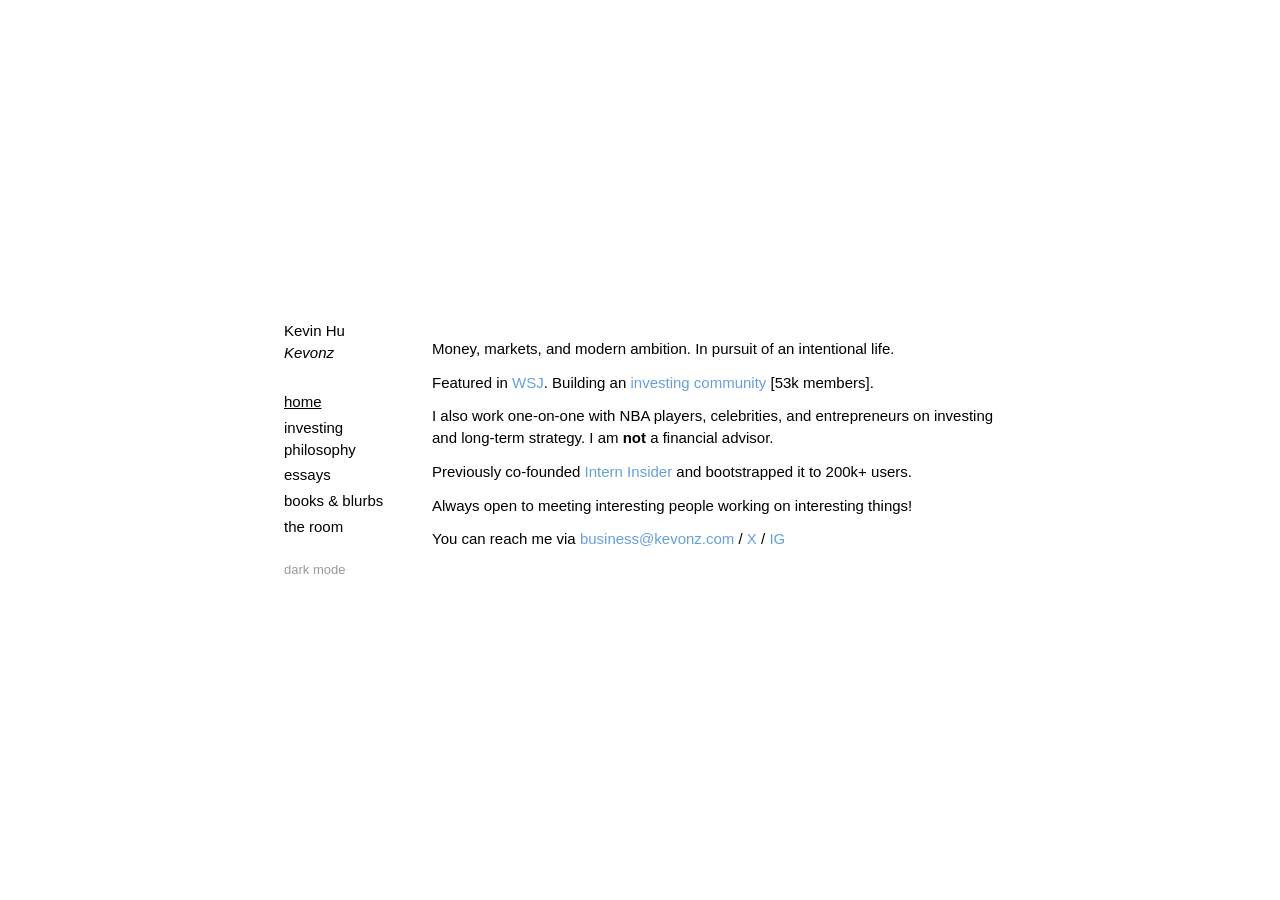
<file: index.html>
<!DOCTYPE html>
<html lang="en">
  <head>
    <meta charset="UTF-8" />
    <meta name="viewport" content="width=device-width, initial-scale=1.0" />
    <title>Kevin Hu</title>
    <link rel="stylesheet" href="/css/style.css" />
  </head>
  <body>
    <div class="layout">
      <nav></nav>
      <main>
        <p>
          Money, markets, and modern ambition. In pursuit of an intentional life.
        </p>
        <p>
          Featured in <a href="https://www.wsj.com/finance/investing/how-five-gen-z-ers-are-playing-this-years-volatile-market-388b354b" target="_blank">WSJ</a>. Building an <a href="https://discord.gg/tSpWgKxuFZ" target="_blank">investing community</a> [53k&nbsp;members].
        </p>
        <p>
          I also work one-on-one with NBA players, celebrities, and entrepreneurs
          on investing and long-term strategy. I am <strong>not</strong> a financial
          advisor.
        </p>
        <p>
          Previously co-founded
          <a href="https://www.interninsider.me/" target="_blank">Intern Insider</a> and
          bootstrapped it to 200k+ users. 
          <br>
        </p>
        <p>
          Always open to meeting interesting
          people working on interesting things!
        </p>
        <p>
          You can reach me via <a href="mailto:business@kevonz.com" target="_blank">business@kevonz.com</a>&nbsp;/ <a href="https://x.com/kevonz_" target="_blank">X</a>&nbsp;/ <a href="https://www.instagram.com/kevvonz/" target="_blank">IG</a>
        </p>
        <p>
        </p>
      </main>
    </div>
    <script src="/js/nav.js"></script>
  </body>
</html>
</file>
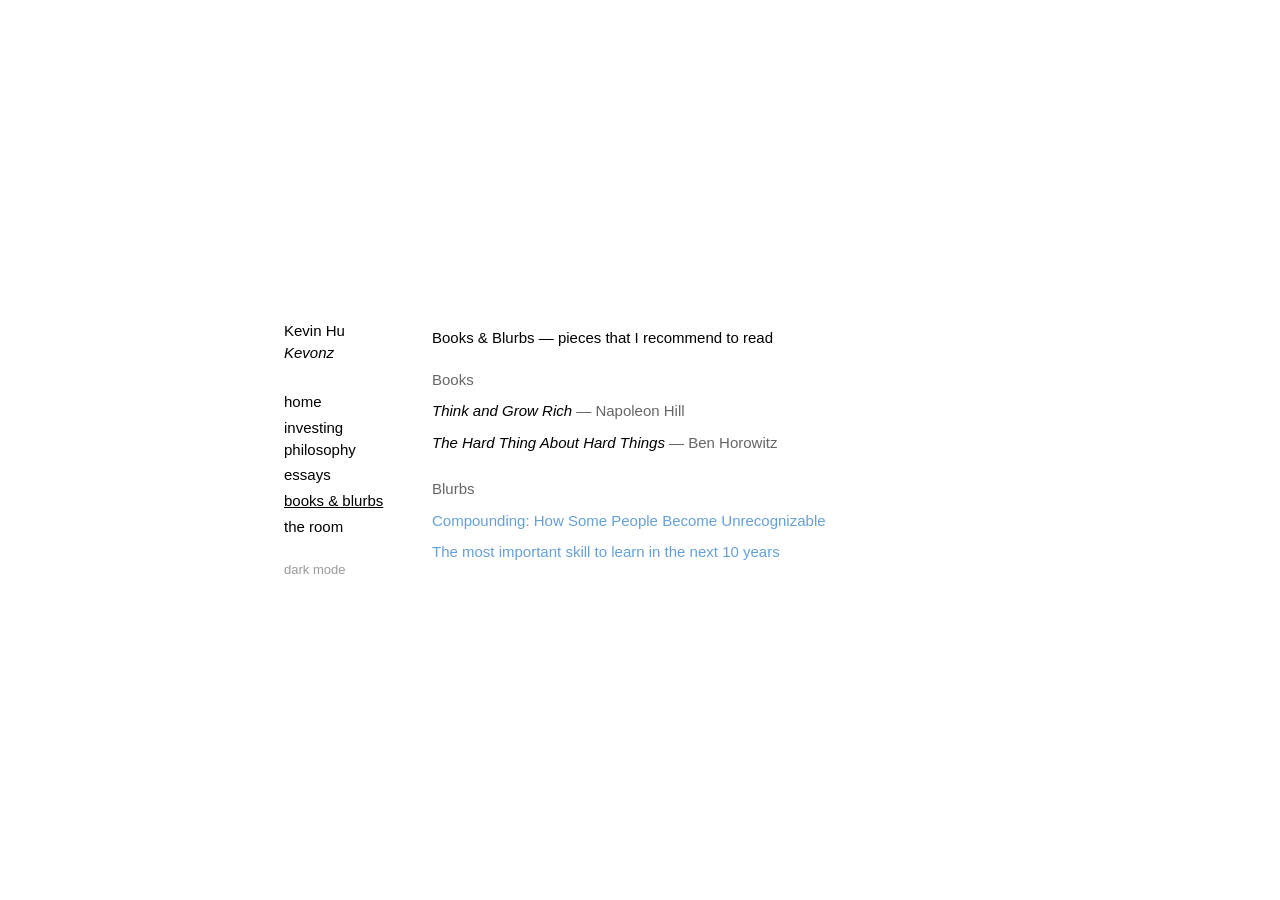
<file: reading/index.html>
<!DOCTYPE html>
<html lang="en">
  <head>
    <meta charset="UTF-8" />
    <meta name="viewport" content="width=device-width, initial-scale=1.0" />
    <title>Books & Blurbs — Kevin Hu</title>
    <link rel="stylesheet" href="/css/style.css" />
  </head>
  <body>
    <div class="layout">
      <nav></nav>
      <main>
        <h1>Books & Blurbs — pieces that I recommend to read</h1>

        <h2>Books</h2>
        <ul class="reading-list">
          <li>
            <em>Think and Grow Rich</em>
            <span class="author"> — Napoleon Hill</span>
          </li>
          <li>
            <em>The Hard Thing About Hard Things</em>
            <span class="author"> — Ben Horowitz</span>
          </li>
        </ul>

        <h2>Blurbs</h2>
        <ul class="reading-list">
          <li>
            <a href="https://theunintuitive.com/p/how-some-people-become-unrecognizable" target="_blank">Compounding: How Some People Become Unrecognizable</a>
          </li>
          <li>
            <a href="https://x.com/thedankoe/status/2009320195848872014" target="_blank">The most important skill to learn in the next 10 years</a>
          </li>
        </ul>
      </main>
    </div>
    <script src="/js/nav.js"></script>
  </body>
</html>
</file>
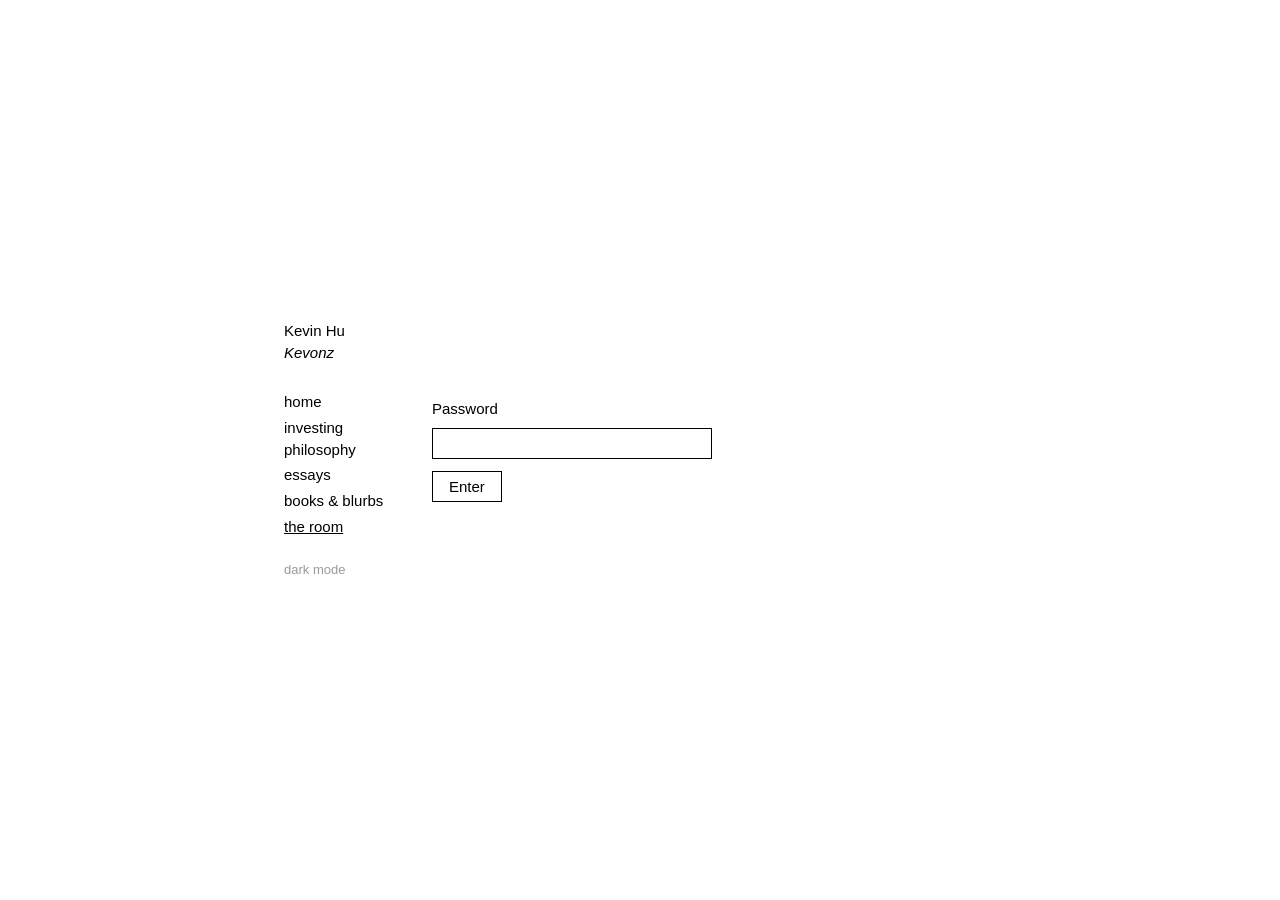
<file: the-room/index.html>
<!DOCTYPE html>
<html lang="en">
  <head>
    <meta charset="UTF-8" />
    <meta name="viewport" content="width=device-width, initial-scale=1.0" />
    <title>The Room — Kevin Hu</title>
    <link rel="stylesheet" href="/css/style.css" />
  </head>
  <body>
    <div class="layout">
      <nav></nav>
      <main>
        <div id="room-gate" class="room-gate">
          <form id="room-form">
            <label for="room-password">Password</label>
            <input
              type="password"
              id="room-password"
              name="password"
              autocomplete="current-password"
              required
            />
            <button type="submit">Enter</button>
          </form>
          <p id="room-error" class="room-error">Incorrect password.</p>
        </div>

        <div id="room-content" class="room-content">
          <h1>The Room</h1>
          <p>
            Private notes live here. Add whatever you don't want on the public
            site — drafts, ideas, journal entries.
          </p>
          <p>This is a placeholder. Edit the-room/index.html to add your content.</p>
        </div>
      </main>
    </div>
    <script src="/js/nav.js"></script>
    <script src="/js/room.js"></script>
  </body>
</html>
</file>
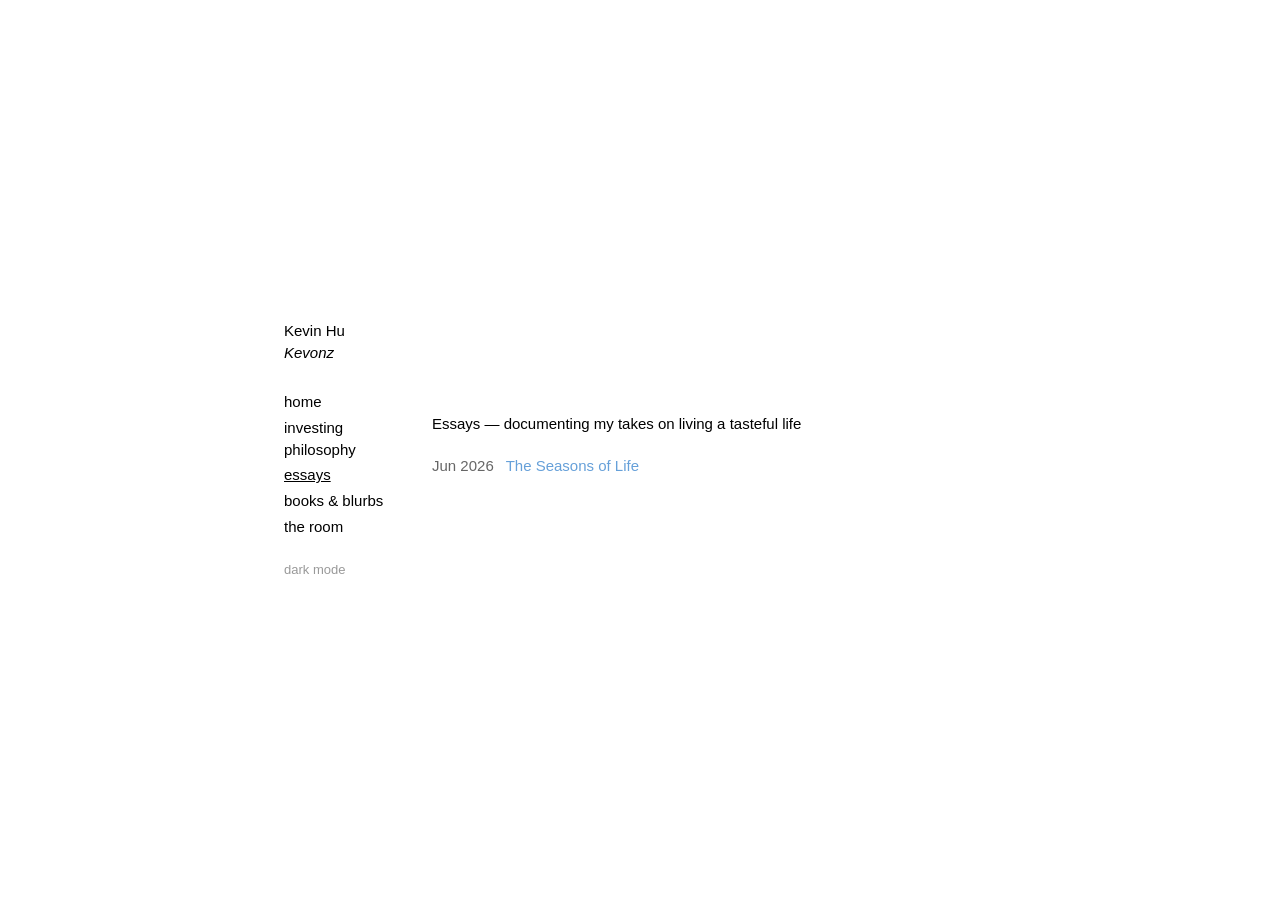
<file: writing/index.html>
<!DOCTYPE html>
<html lang="en">
  <head>
    <meta charset="UTF-8" />
    <meta name="viewport" content="width=device-width, initial-scale=1.0" />
    <title>Essays — Kevin Hu</title>
    <link rel="stylesheet" href="/css/style.css" />
  </head>
  <body>
    <div class="layout">
      <nav></nav>
      <main>
        <h1>Essays — documenting my takes on living a tasteful life</h1>
        <ul class="essay-list">
          <li>
            <span class="date">Jun 2026</span>
            <a href="/writing/the-seasons-of-life.html">The Seasons of Life</a>
          </li>
        </ul>
      </main>
    </div>
    <script src="/js/nav.js"></script>
  </body>
</html>
</file>
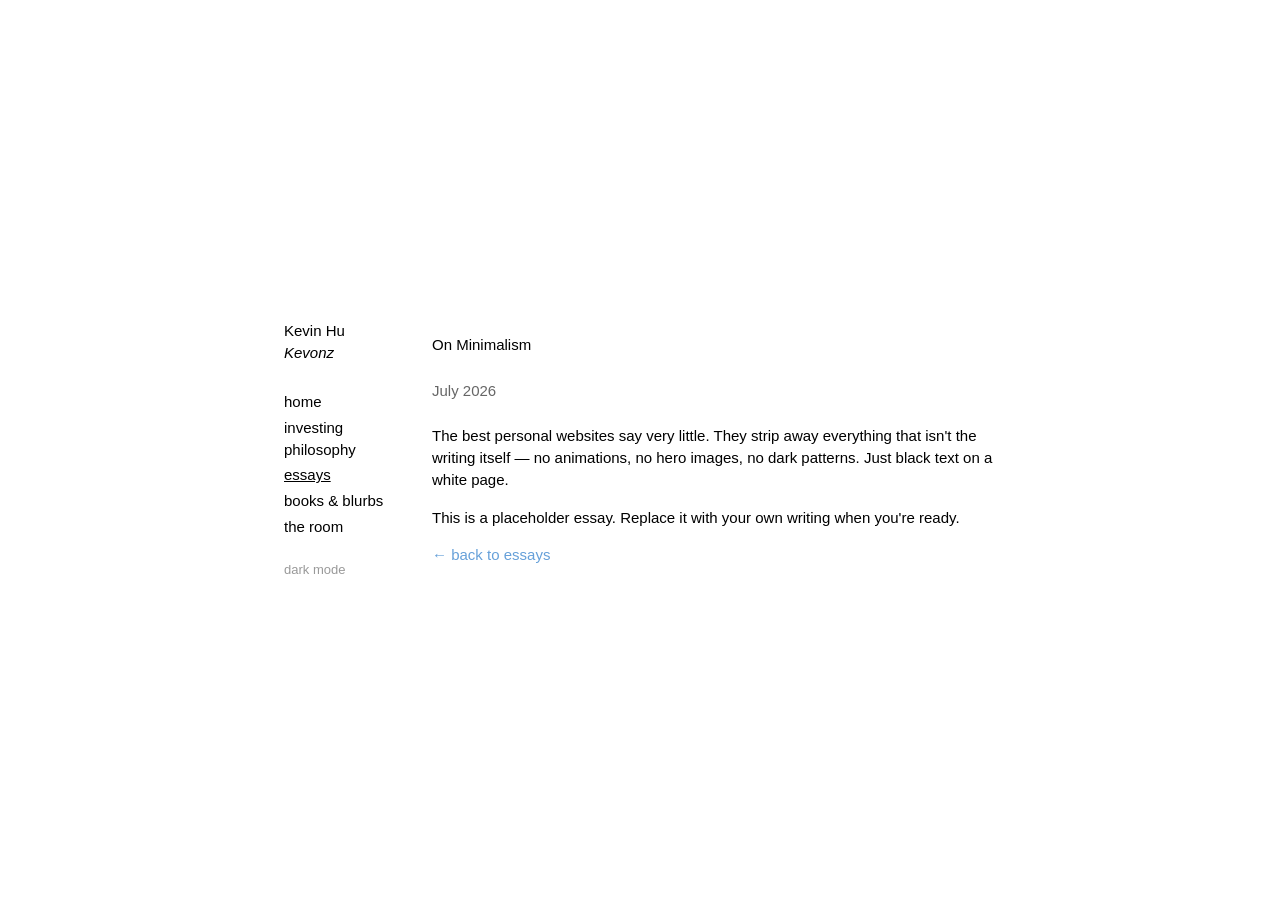
<file: writing/on-minimalism.html>
<!DOCTYPE html>
<html lang="en">
  <head>
    <meta charset="UTF-8" />
    <meta name="viewport" content="width=device-width, initial-scale=1.0" />
    <title>On Minimalism — Kevin Hu</title>
    <link rel="stylesheet" href="/css/style.css" />
  </head>
  <body>
    <div class="layout">
      <nav></nav>
      <main>
        <article>
          <h1>On Minimalism</h1>
          <p class="meta">July 2026</p>
          <p>
            The best personal websites say very little. They strip away
            everything that isn't the writing itself — no animations, no hero
            images, no dark patterns. Just black text on a white page.
          </p>
          <p>
            This is a placeholder essay. Replace it with your own writing when
            you're ready.
          </p>
          <p><a href="/essays/">← back to essays</a></p>
        </article>
      </main>
    </div>
    <script src="/js/nav.js"></script>
  </body>
</html>
</file>
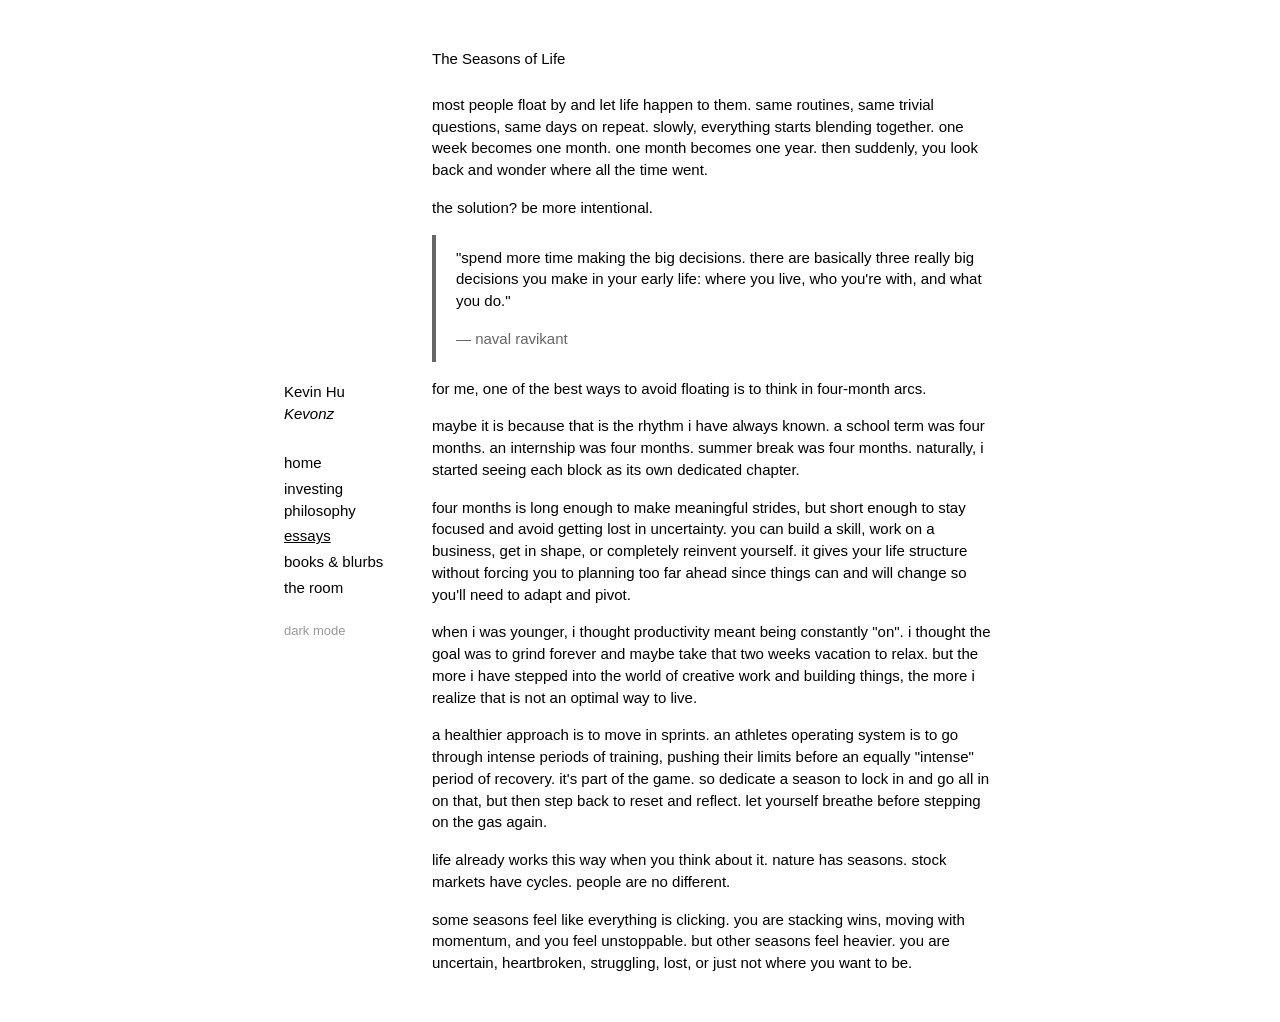
<file: writing/the-seasons-of-life.html>
<!DOCTYPE html>
<html lang="en">
  <head>
    <meta charset="UTF-8" />
    <meta name="viewport" content="width=device-width, initial-scale=1.0" />
    <title>The Seasons of Life — Kevin Hu</title>
    <link rel="stylesheet" href="/css/style.css" />
  </head>
  <body>
    <div class="layout">
      <nav></nav>
      <main>
        <article>
          <h1>The Seasons of Life</h1>
          <p>
            most people float by and let life happen to them. same routines,
            same trivial questions, same days on repeat. slowly, everything
            starts blending together. one week becomes one month. one month
            becomes one year. then suddenly, you look back and wonder where all
            the time went.
          </p>
          <p>the solution? be more intentional.</p>
          <blockquote>
            <p>
              "spend more time making the big decisions. there are basically
              three really big decisions you make in your early life: where you
              live, who you're with, and what you do."
            </p>
            <p>— naval ravikant</p>
          </blockquote>
          <p>
            for me, one of the best ways to avoid floating is to think in
            four-month arcs.
          </p>
          <p>
            maybe it is because that is the rhythm i have always known. a school
            term was four months. an internship was four months. summer break was
            four months. naturally, i started seeing each block as its own
            dedicated chapter.
          </p>
          <p>
            four months is long enough to make meaningful strides, but short
            enough to stay focused and avoid getting lost in uncertainty. you can
            build a skill, work on a business, get in shape, or completely
            reinvent yourself. it gives your life structure without forcing you
            to planning too far ahead since things can and will change so you'll
            need to adapt and pivot.
          </p>
          <p>
            when i was younger, i thought productivity meant being constantly
            "on". i thought the goal was to grind forever and maybe take that two
            weeks vacation to relax. but the more i have stepped into the world
            of creative work and building things, the more i realize that is not
            an optimal way to live.
          </p>
          <p>
            a healthier approach is to move in sprints. an athletes operating
            system is to go through intense periods of training, pushing their
            limits before an equally "intense" period of recovery. it's part of
            the game. so dedicate a season to lock in and go all in on that, but
            then step back to reset and reflect. let yourself breathe before
            stepping on the gas again.
          </p>
          <p>
            life already works this way when you think about it. nature has
            seasons. stock markets have cycles. people are no different.
          </p>
          <p>
            some seasons feel like everything is clicking. you are stacking wins,
            moving with momentum, and you feel unstoppable. but other seasons
            feel heavier. you are uncertain, heartbroken, struggling, lost, or
            just not where you want to be.
          </p>
        </article>
      </main>
    </div>
    <script src="/js/nav.js"></script>
  </body>
</html>
</file>
<file: css/style.css>
*,
*::before,
*::after {
  box-sizing: border-box;
  margin: 0;
  padding: 0;
}

:root {
  --bg: #fff;
  --text: #000;
  --text-secondary: #666;
  --text-muted: #999;
  --link: #66a0d9;
  --link-hover: #4a8bc2;
  --border: #000;
  --input-bg: #fff;
  --button-hover: #f5f5f5;
}

:root.dark {
  --bg: #252527;
  --text: #e0e0e0;
  --text-secondary: #999;
  --text-muted: #777;
  --link: #7ab3e8;
  --link-hover: #9cc5f0;
  --border: #555;
  --input-bg: #333;
  --button-hover: #3a3a3c;
}

html {
  font-size: 16px;
  -webkit-font-smoothing: antialiased;
}

body {
  font-family: Helvetica, Arial, sans-serif;
  font-size: 15px;
  line-height: 1.45;
  color: var(--text);
  background: var(--bg);
}

a {
  color: inherit;
  text-decoration: none;
}

.layout {
  display: flex;
  align-items: center;
  min-height: 100vh;
  max-width: 760px;
  margin: 0 auto;
  padding: 48px 24px;
  gap: 48px;
}

nav {
  flex-shrink: 0;
  width: 100px;
}

nav .name {
  font-size: 15px;
  font-weight: normal;
  margin-bottom: 28px;
  line-height: 1.35;
}

nav .name a {
  text-decoration: none;
  color: var(--text);
}

nav .name a:hover {
  text-decoration: underline;
}

nav .alias {
  margin-top: 2px;
}

nav ul {
  list-style: none;
}

nav li {
  margin-bottom: 4px;
}

nav a {
  text-decoration: none;
  color: var(--text);
}

nav a:hover,
nav a.active {
  text-decoration: underline;
}

.theme-toggle {
  margin-top: 20px;
  font-family: inherit;
  font-size: 13px;
  background: none;
  border: none;
  color: var(--text-muted);
  cursor: pointer;
  padding: 0;
}

.theme-toggle:hover {
  color: var(--text);
}

main {
  flex: 1;
  min-width: 0;
  max-width: 580px;
}

main a {
  color: var(--link);
}

main a:hover {
  color: var(--link-hover);
}

main h1 {
  font-size: 15px;
  font-weight: normal;
  margin-bottom: 20px;
}

main p {
  margin-bottom: 12px;
}

main p:last-child {
  margin-bottom: 0;
}

main h2 {
  font-size: 15px;
  font-weight: normal;
  color: var(--text-secondary);
  margin-top: 24px;
  margin-bottom: 10px;
}

main h2:first-of-type {
  margin-top: 0;
}

.essay-list,
.reading-list {
  list-style: none;
}

.essay-list li,
.reading-list li {
  margin-bottom: 10px;
}

.essay-list .date {
  color: var(--text-secondary);
  margin-right: 8px;
}

.essay-list a,
.reading-list a {
  color: var(--link);
  text-decoration: none;
}

.essay-list a:hover,
.reading-list a:hover {
  text-decoration: underline;
}

.reading-list .author {
  color: var(--text-secondary);
}

blockquote {
  border-left: 4px solid var(--text-secondary);
  margin: 16px 0;
  padding: 12px 0 12px 20px;
  display: block;
}

blockquote p {
  margin-bottom: 8px;
}

blockquote p:last-child {
  margin-bottom: 0;
  color: var(--text-secondary);
}

article h1 {
  margin-bottom: 24px;
}

article .meta {
  color: var(--text-secondary);
  margin-bottom: 24px;
}

article p {
  margin-bottom: 16px;
}

.portfolio {
  list-style: none;
  margin-top: 16px;
}

.portfolio li {
  display: flex;
  align-items: baseline;
  gap: 8px;
  margin-bottom: 8px;
}

.portfolio .ticker {
  min-width: 44px;
}

.portfolio .buy-price {
  color: var(--text-secondary);
  min-width: 72px;
  text-align: right;
}

.portfolio .arrow {
  color: var(--text-muted);
}

.portfolio .current-price {
  min-width: 88px;
  text-align: right;
}

.portfolio .gain {
  min-width: 64px;
  text-align: right;
}

.portfolio .gain.positive {
  color: #22c55e;
}

.portfolio .gain.negative {
  color: #ef4444;
}

.portfolio-note {
  color: var(--text-secondary);
  font-style: italic;
}

.market-status {
  color: var(--text-muted);
  font-size: 13px;
  margin-top: 16px;
}

.room-gate {
  max-width: 280px;
}

.room-gate label {
  display: block;
  margin-bottom: 8px;
}

.room-gate input[type="password"] {
  font-family: inherit;
  font-size: 15px;
  padding: 6px 8px;
  border: 1px solid var(--border);
  background: var(--input-bg);
  color: var(--text);
  width: 100%;
  margin-bottom: 12px;
}

.room-gate button {
  font-family: inherit;
  font-size: 15px;
  padding: 6px 16px;
  border: 1px solid var(--border);
  background: var(--input-bg);
  color: var(--text);
  cursor: pointer;
}

.room-gate button:hover {
  background: var(--button-hover);
}

.room-error {
  color: var(--text);
  margin-top: 12px;
  display: none;
}

.room-error.visible {
  display: block;
}

.room-content {
  display: none;
}

.room-content.unlocked {
  display: block;
}

.room-gate.hidden {
  display: none;
}

@media (max-width: 700px) {
  .layout {
    flex-direction: column;
    align-items: flex-start;
    gap: 28px;
    padding: 32px 24px;
    max-width: 100%;
  }

  nav {
    width: 100%;
  }

  nav .name {
    margin-bottom: 12px;
  }

  nav ul {
    display: flex;
    gap: 16px;
    flex-wrap: wrap;
  }

  nav li {
    margin-bottom: 0;
  }

  main {
    width: 100%;
    max-width: 100%;
    font-size: 16px;
    line-height: 1.55;
  }

  .portfolio li {
    font-size: 15px;
  }

  blockquote {
    margin-left: 0;
  }
}
</file>
